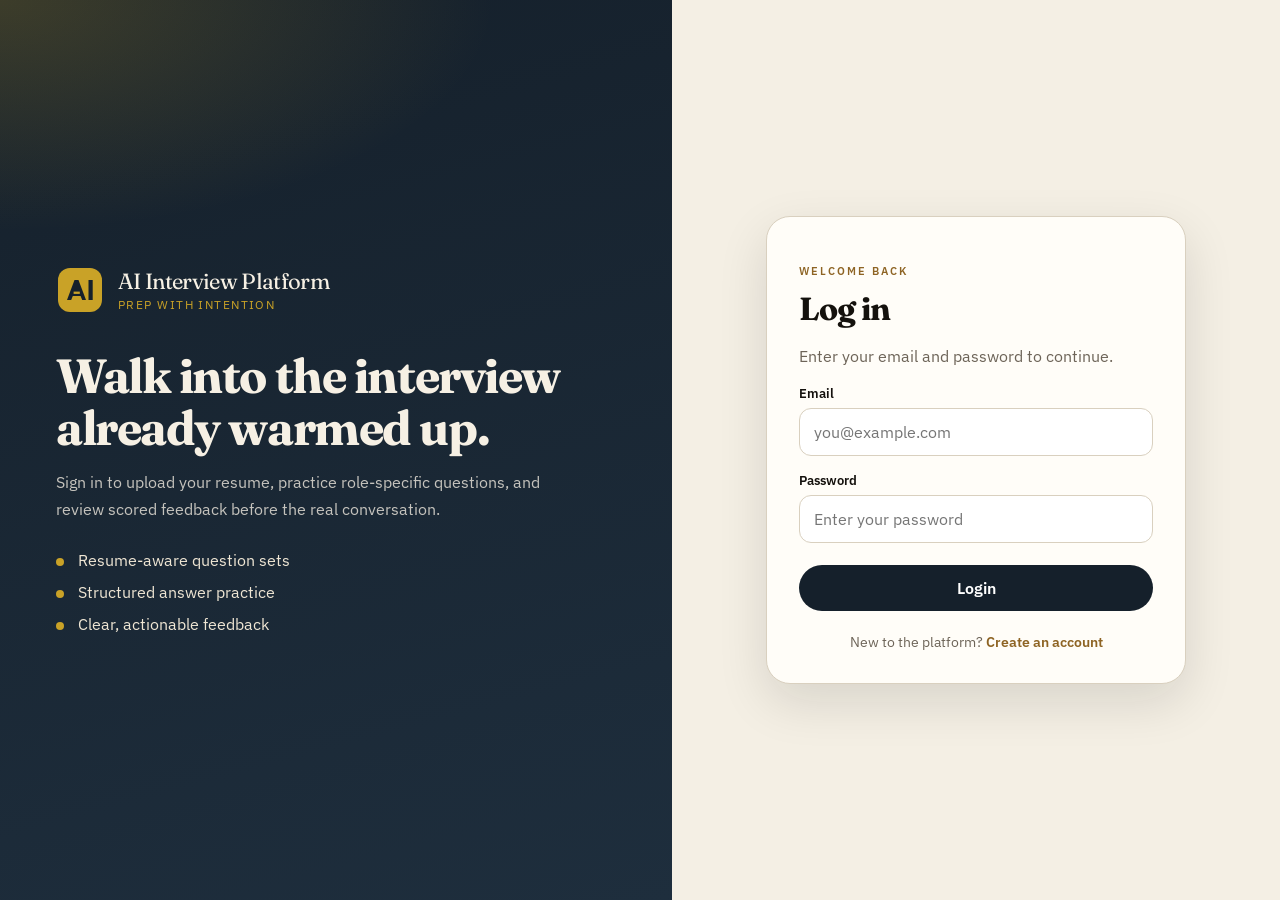
<file: frontend/index.html>
<!DOCTYPE html>
<html lang="en">
<head>
  <meta charset="UTF-8" />
  <meta name="viewport" content="width=device-width, initial-scale=1.0" />
  <title>Login · AI Interview Platform</title>
  <link rel="preconnect" href="https://fonts.googleapis.com" />
  <link rel="preconnect" href="https://fonts.gstatic.com" crossorigin />
  <link href="https://fonts.googleapis.com/css2?family=Fraunces:opsz,wght@9..144,560;9..144,700&family=IBM+Plex+Sans:wght@400;500;600&display=swap" rel="stylesheet" />
  <link rel="stylesheet" href="css/style.css" />
</head>
<body class="login-page">
  <main class="login-shell">
    <section class="login-brand" aria-label="AI Interview Platform">
      <div class="login-brand-inner">
        <div class="logo">
          <svg class="logo-mark" viewBox="0 0 48 48" aria-hidden="true">
            <rect x="2" y="2" width="44" height="44" rx="12" fill="#c9a227" />
            <polygon points="11,34 18.5,14 22.5,14 30,34 26.2,34 24.6,30 16.8,30 15.2,34" fill="#15202b" />
            <rect x="17.6" y="25.6" width="6.2" height="2.3" fill="#c9a227" />
            <rect x="32.5" y="14" width="4.2" height="20" fill="#15202b" />
          </svg>
          <div>
            <p class="logo-name">AI Interview Platform</p>
            <p class="logo-tag">Prep with intention</p>
          </div>
        </div>
        <h1>Walk into the interview already warmed up.</h1>
        <p class="login-lead">
          Sign in to upload your resume, practice role-specific questions, and review scored feedback before the real conversation.
        </p>
        <ul class="login-points">
          <li>Resume-aware question sets</li>
          <li>Structured answer practice</li>
          <li>Clear, actionable feedback</li>
        </ul>
      </div>
    </section>

    <section class="login-panel">
      <div class="login-card">
        <div class="logo logo-mobile">
          <svg class="logo-mark" viewBox="0 0 48 48" aria-hidden="true">
            <rect x="2" y="2" width="44" height="44" rx="12" fill="#c9a227" />
            <polygon points="11,34 18.5,14 22.5,14 30,34 26.2,34 24.6,30 16.8,30 15.2,34" fill="#15202b" />
            <rect x="17.6" y="25.6" width="6.2" height="2.3" fill="#c9a227" />
            <rect x="32.5" y="14" width="4.2" height="20" fill="#15202b" />
          </svg>
          <p class="logo-name">AI Interview Platform</p>
        </div>
        <p class="kicker">Welcome back</p>
        <h2>Log in</h2>
        <p class="muted">Enter your email and password to continue.</p>

        <form class="login-form" action="#" method="post">
          <label for="email">Email</label>
          <input
            id="email"
            name="email"
            type="email"
            placeholder="you@example.com"
            autocomplete="email"
            required
          />

          <label for="password">Password</label>
          <input
            id="password"
            name="password"
            type="password"
            placeholder="Enter your password"
            autocomplete="current-password"
            required
          />

          <button class="login-btn" type="submit">Login</button>
        </form>

        <p class="login-register">
          New to the platform?
          <a href="register.html">Create an account</a>
        </p>
      </div>
    </section>
  </main>
</body>
</html>
</file>
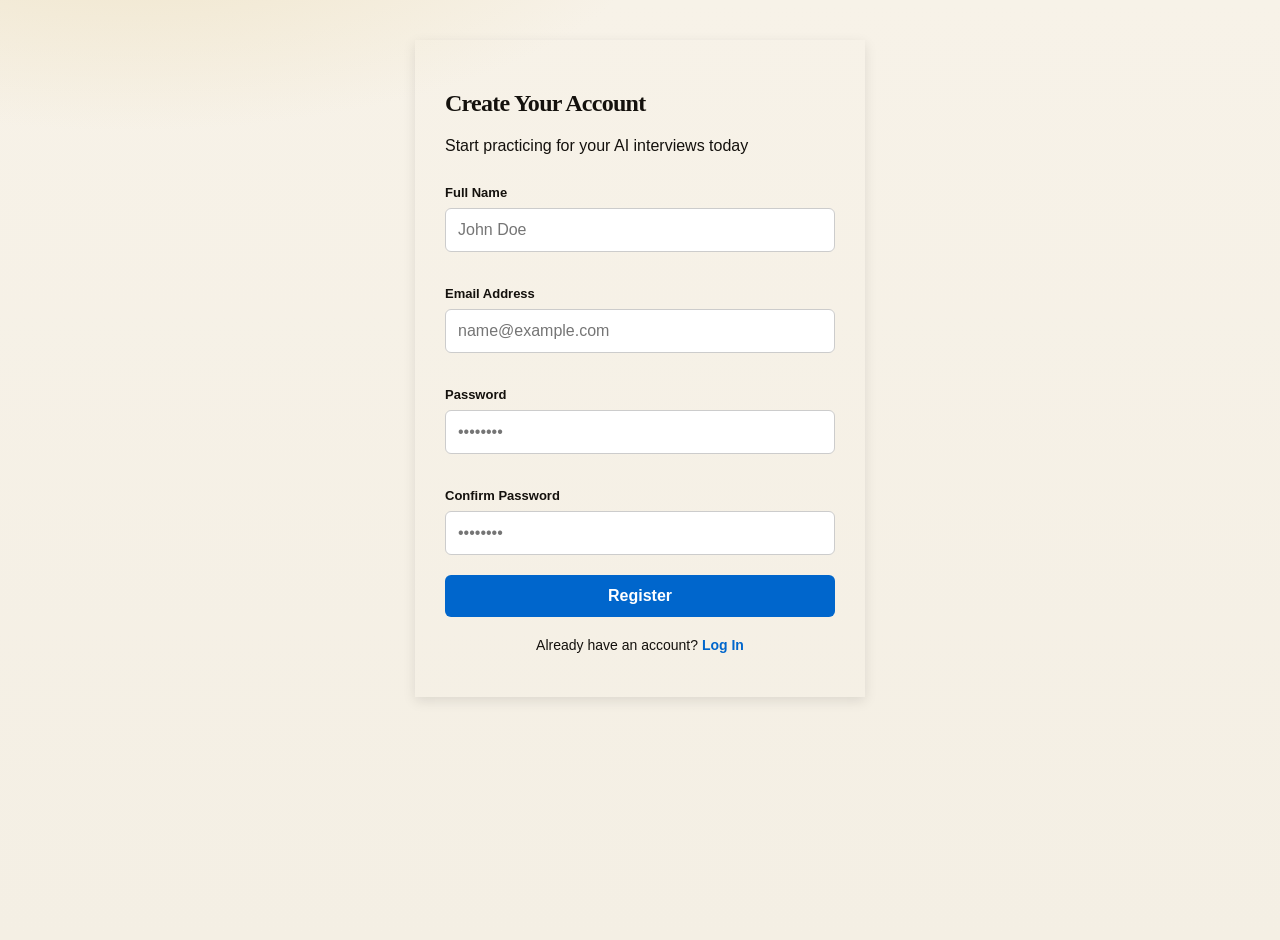
<file: frontend/register_backup.html>
<!DOCTYPE html>
<html lang="en">
<head>
    <meta charset="UTF-8">
    <meta name="viewport" content="width=device-width, initial-scale=1.0">
    <title>Register - AI Interview Prep</title>
    <link rel="stylesheet" href="css/style.css">
    <style>
        /* Supplementary helper styles compatible with standard style.css authentication layouts */
        .auth-container {
            max-width: 450px;
            margin: 40px auto;
            padding: 30px;
            background-radius: 8px;
            box-shadow: 0 4px 12px rgba(0, 0, 0, 0.1);
        }

        .form-group {
            margin-bottom: 20px;
            display: flex;
            flex-direction: column;
        }

        .form-group label {
            margin-bottom: 8px;
            font-weight: 600;
        }

        .form-group input {
            padding: 12px;
            border: 1px solid #ccc;
            border-radius: 6px;
            font-size: 16px;
            width: 100%;
            box-sizing: border-box;
        }

        .form-group input:focus {
            outline: none;
            border-color: #0066cc;
            box-shadow: 0 0 0 2px rgba(0, 102, 204, 0.2);
        }

        .btn-primary {
            width: 100%;
            padding: 12px;
            background-color: #0066cc;
            color: #ffffff;
            border: none;
            border-radius: 6px;
            font-size: 16px;
            font-weight: 600;
            cursor: pointer;
            transition: background-color 0.2s ease;
        }

        .btn-primary:hover {
            background-color: #0052a3;
        }

        .auth-footer {
            margin-top: 20px;
            text-align: center;
            font-size: 14px;
        }

        .auth-footer a {
            color: #0066cc;
            text-decoration: none;
            font-weight: 600;
        }

        .auth-footer a:hover {
            text-decoration: underline;
        }

        @media (max-width: 480px) {
            .auth-container {
                margin: 20px 15px;
                padding: 20px;
            }
        }
    </style>
</head>
<body>
    <main class="main-content">
        <div class="auth-container">
            <div class="auth-header">
                <h2>Create Your Account</h2>
                <p>Start practicing for your AI interviews today</p>
            </div>

            <form action="#" method="POST" class="auth-form" id="registerForm">
                <div class="form-group">
                    <label for="fullName">Full Name</label>
                    <input 
                        type="text" 
                        id="fullName" 
                        name="fullName" 
                        placeholder="John Doe" 
                        required 
                        autocomplete="name"
                    >
                </div>

                <div class="form-group">
                    <label for="email">Email Address</label>
                    <input 
                        type="email" 
                        id="email" 
                        name="email" 
                        placeholder="name@example.com" 
                        required 
                        autocomplete="email"
                    >
                </div>

                <div class="form-group">
                    <label for="password">Password</label>
                    <input 
                        type="password" 
                        id="password" 
                        name="password" 
                        placeholder="••••••••" 
                        required 
                        autocomplete="new-password"
                        minlength="8"
                    >
                </div>

                <div class="form-group">
                    <label for="confirmPassword">Confirm Password</label>
                    <input 
                        type="password" 
                        id="confirmPassword" 
                        name="confirmPassword" 
                        placeholder="••••••••" 
                        required 
                        autocomplete="new-password"
                        minlength="8"
                    >
                </div>

                <button type="submit" class="btn-primary">Register</button>

                <div class="auth-footer">
                    <p>Already have an account? <a href="index.html">Log In</a></p>
                </div>
            </form>
        </div>
    </main>
</body>
</html>
</file>
<file: frontend/css/style.css>
:root {
  --ink: #14110d;
  --navy: #15202b;
  --navy-soft: #1e2e3d;
  --paper: #f4efe4;
  --card: #fffdf8;
  --brass: #c9a227;
  --brass-dark: #8e6424;
  --line: #d9d0bf;
  --mute: #6d6458;
  --good: #2f6b4f;
  --warn: #9a4a2c;
  --shadow: 0 18px 50px rgba(20, 17, 13, 0.12);
}

* { box-sizing: border-box; }
html, body { margin: 0; padding: 0; }
body {
  font-family: "IBM Plex Sans", sans-serif;
  background: radial-gradient(1200px 500px at 10% -10%, #efe4c8 0%, transparent 45%),
              linear-gradient(180deg, #f7f2e8 0%, var(--paper) 100%);
  color: var(--ink);
  min-height: 100vh;
}

h1, h2, h3, .brand, .logo-name {
  font-family: "Fraunces", serif;
  letter-spacing: -0.03em;
}

a { color: var(--brass-dark); }
.wrap { width: min(1100px, calc(100% - 40px)); margin: 0 auto; }

/* ---- Login page ---- */
.login-page {
  background: var(--navy);
  min-height: 100vh;
}

.login-shell {
  min-height: 100vh;
  display: grid;
  grid-template-columns: 1.05fr 0.95fr;
}

.login-brand {
  color: #f6f0e4;
  padding: 48px 56px;
  background:
    radial-gradient(900px 420px at 0% 0%, rgba(201, 162, 39, 0.22), transparent 55%),
    linear-gradient(165deg, var(--navy) 0%, var(--navy-soft) 100%);
  display: flex;
  align-items: center;
}

.login-brand-inner { max-width: 520px; }

.logo {
  display: flex;
  align-items: center;
  gap: 14px;
  margin-bottom: 36px;
}

.logo-mark {
  width: 48px;
  height: 48px;
  flex-shrink: 0;
}

.logo-name {
  margin: 0;
  font-size: 22px;
  color: inherit;
}

.logo-tag {
  margin: 2px 0 0;
  font-size: 12px;
  letter-spacing: 0.12em;
  text-transform: uppercase;
  color: var(--brass);
}

.login-brand h1 {
  font-size: clamp(32px, 4vw, 48px);
  line-height: 1.08;
  margin: 0 0 16px;
}

.login-lead {
  color: rgba(246, 240, 228, 0.78);
  line-height: 1.65;
  font-size: 16px;
  margin: 0 0 28px;
}

.login-points {
  list-style: none;
  padding: 0;
  margin: 0;
  display: grid;
  gap: 12px;
}

.login-points li {
  padding-left: 22px;
  position: relative;
  color: #efe6d4;
}

.login-points li::before {
  content: "";
  width: 8px;
  height: 8px;
  border-radius: 50%;
  background: var(--brass);
  position: absolute;
  left: 0;
  top: 8px;
}

.login-panel {
  background: var(--paper);
  display: flex;
  align-items: center;
  justify-content: center;
  padding: 40px 28px;
}

.login-card {
  width: min(420px, 100%);
  background: var(--card);
  border: 1px solid var(--line);
  border-radius: 24px;
  box-shadow: var(--shadow);
  padding: 36px 32px 32px;
}

.logo-mobile { display: none; }

.login-card h2 {
  margin: 6px 0 8px;
  font-size: 32px;
}

.login-form label {
  display: block;
  font-size: 13px;
  margin: 16px 0 6px;
  font-weight: 600;
}

.login-form input {
  width: 100%;
  border: 1px solid var(--line);
  background: #fff;
  border-radius: 12px;
  padding: 13px 14px;
  font: inherit;
  color: var(--ink);
}

.login-form input:focus {
  outline: 2px solid rgba(201, 162, 39, 0.55);
  border-color: var(--brass);
}

.login-btn {
  width: 100%;
  margin-top: 22px;
  border: 0;
  border-radius: 999px;
  padding: 13px 18px;
  background: var(--navy);
  color: #fff;
  font: inherit;
  font-weight: 600;
  cursor: pointer;
}

.login-btn:hover { background: #0f1820; }

.login-register {
  margin: 22px 0 0;
  text-align: center;
  color: var(--mute);
  font-size: 14px;
}

.login-register a {
  font-weight: 600;
  text-decoration: none;
}

.login-register a:hover { text-decoration: underline; }

@media (max-width: 900px) {
  .login-shell { grid-template-columns: 1fr; }
  .login-brand { display: none; }
  .logo-mobile {
    display: flex;
    margin-bottom: 22px;
    color: var(--ink);
  }
  .login-page { background: var(--paper); }
  .login-panel { min-height: 100vh; padding: 24px 16px; }
  .login-card { padding: 28px 22px; }
}

@media (max-width: 420px) {
  .login-card h2 { font-size: 26px; }
  .logo-name { font-size: 18px; }
}

/* ---- Shared app chrome ---- */
.nav {
  display: flex;
  align-items: center;
  justify-content: space-between;
  padding: 22px 0 10px;
}
.brand {
  font-size: 28px;
  text-decoration: none;
  color: var(--ink);
}
.brand span { color: var(--brass-dark); }
.nav-links { display: flex; gap: 18px; align-items: center; }
.nav-links a {
  text-decoration: none;
  color: var(--navy);
  font-size: 14px;
  font-weight: 500;
}

.hero, .panel {
  background: var(--card);
  border: 1px solid var(--line);
  border-radius: 22px;
  box-shadow: var(--shadow);
}
.hero {
  display: grid;
  grid-template-columns: 1.15fr 0.85fr;
  overflow: hidden;
  margin-top: 28px;
}
.hero-copy, .auth-card { padding: 42px; }
.kicker {
  text-transform: uppercase;
  letter-spacing: 0.18em;
  font-size: 11px;
  color: var(--brass-dark);
  font-weight: 600;
}
.hero h1 { font-size: 46px; line-height: 1.05; margin: 10px 0 16px; }
.hero p, .muted { color: var(--mute); line-height: 1.6; }
.auth-card { background: #fbf7ee; border-left: 1px solid var(--line); }

label { display: block; font-size: 13px; margin: 14px 0 6px; font-weight: 600; }
input, textarea, select {
  width: 100%;
  border: 1px solid var(--line);
  background: #fff;
  border-radius: 12px;
  padding: 12px 14px;
  font: inherit;
  color: var(--ink);
}
textarea { min-height: 160px; resize: vertical; }
button, .btn {
  display: inline-flex;
  align-items: center;
  justify-content: center;
  gap: 8px;
  border: 0;
  border-radius: 999px;
  padding: 12px 18px;
  background: var(--navy);
  color: #fff;
  font: inherit;
  font-weight: 600;
  cursor: pointer;
  text-decoration: none;
}
button.secondary, .btn.secondary {
  background: transparent;
  color: var(--navy);
  border: 1px solid var(--line);
}
button:disabled { opacity: 0.6; cursor: not-allowed; }
.full { width: 100%; margin-top: 18px; }
.error { color: var(--warn); font-size: 13px; min-height: 18px; margin-top: 8px; }
.success { color: var(--good); }

.grid {
  display: grid;
  grid-template-columns: repeat(auto-fit, minmax(240px, 1fr));
  gap: 18px;
  margin: 28px 0;
}
.card {
  background: var(--card);
  border: 1px solid var(--line);
  border-radius: 18px;
  padding: 22px;
  box-shadow: var(--shadow);
}
.card h3 { margin-top: 0; }
.page-head { padding: 18px 0 8px; }

.chip-row { display: flex; flex-wrap: wrap; gap: 8px; margin-top: 12px; }
.chip {
  background: #efe4c8;
  color: var(--navy);
  border-radius: 999px;
  padding: 6px 10px;
  font-size: 12px;
  font-weight: 600;
}

.question {
  border-bottom: 1px dashed var(--line);
  padding: 22px 0;
}
.question:last-child { border-bottom: 0; }
.cat {
  font-size: 11px;
  letter-spacing: 0.12em;
  text-transform: uppercase;
  color: var(--brass-dark);
  font-weight: 700;
}
.score {
  font-family: "Fraunces", serif;
  font-size: 42px;
  margin: 0;
}
.progress {
  height: 10px;
  background: #efe6d4;
  border-radius: 99px;
  overflow: hidden;
}
.progress > span {
  display: block;
  height: 100%;
  background: linear-gradient(90deg, var(--brass), var(--navy));
}
.list { list-style: none; padding: 0; }
.list li { margin: 8px 0; padding-left: 16px; position: relative; }
.list li::before {
  content: "";
  width: 7px; height: 7px;
  background: var(--brass);
  border-radius: 50%;
  position: absolute;
  left: 0; top: 8px;
}
.drop {
  border: 1.5px dashed var(--brass);
  border-radius: 16px;
  padding: 28px;
  text-align: center;
  background: #fbf7ee;
}
footer {
  padding: 40px 0 28px;
  color: var(--mute);
  font-size: 13px;
}

@media (max-width: 860px) {
  .hero { grid-template-columns: 1fr; }
  .auth-card { border-left: 0; border-top: 1px solid var(--line); }
  .hero h1 { font-size: 34px; }
}
</file>
